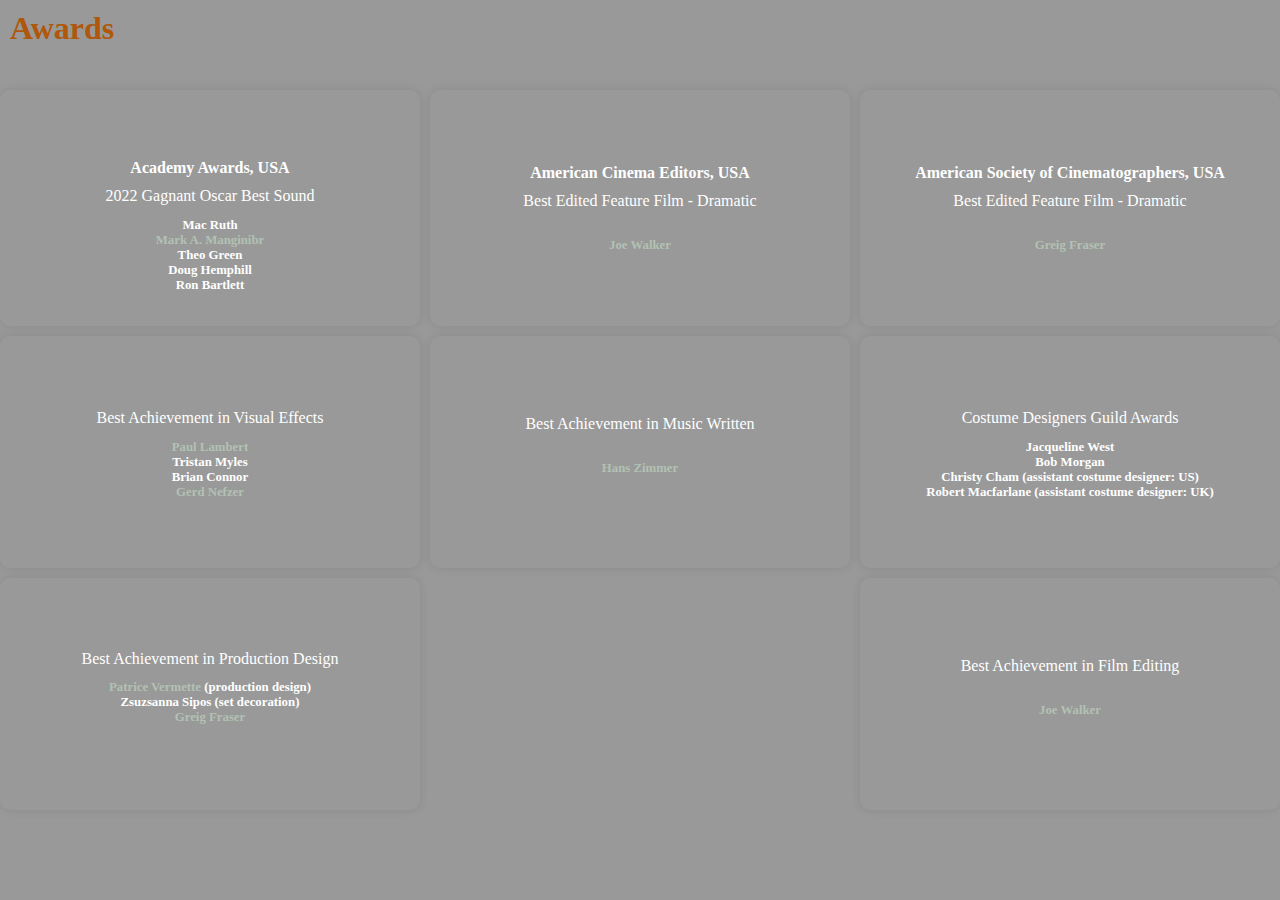
<file: awards1/index.html>
<!DOCTYPE html>
<html lang="fr">
<head>
    <meta charset="UTF-8">
    <meta name="viewport" content="width=device-width, initial-scale=1.0">
    <title>Awards of season one</title>
    <link rel="stylesheet" href="styles.css"> <!-- Lien vers le fichier CSS -->
</head>
<body>
    <div class="fullpage-image">
        <div class="animated-word">Awards</div>
        <div class="grid-container">
            <div class="grid-item"><br><br>
                <h2>Academy Awards, USA</h2>
                2022 Gagnant Oscar Best Sound
                <p> 
                <span class="highlight">
                    Mac Ruth  <br>
                     <a href="https://fr.wikipedia.org/wiki/British_Academy_Film_Award_du_meilleur_son">Mark A. Manginibr </a> <br>
                     Theo Green  <br>
                     Doug Hemphill  <br>
                     Ron Bartlett  </span></p>
            </div>
            <div class="grid-item">
                <h2>American Cinema Editors, USA</h2>
                Best Edited Feature Film - Dramatic 
                <p><span class="highlight"><br>
                    <a href="https://en.wikipedia.org/wiki/Joe_Walker_(film_editor)">Joe Walker </a></span></p>
            </div>
            <div class="grid-item">
                <h2>American Society of Cinematographers, USA</h2>
                Best Edited Feature Film - Dramatic
                <p><span class="highlight"><br><a href="https://en.wikipedia.org/wiki/Greig_Fraser">Greig Fraser </a></span></p>
            </div>
            <div class="grid-item"><br>
                Best Achievement in Visual Effects
                <p><span class="highlight"><a href="https://en.wikipedia.org/wiki/Paul_Lambert_(visual_effects)">Paul Lambert </a> <br>
                    Tristan Myles <br>
                    Brian Connor <br>
                    <a href="https://en.wikipedia.org/wiki/Gerd_Nefzer">Gerd Nefzer </a></span></p>
            </div>
            <div class="grid-item">
                Best Achievement in Music Written 
                <p><span class="highlight"><br><a href="https://en.wikipedia.org/wiki/Hans_Zimmer">Hans Zimmer </a></span></p>
            </div>
            <div class="grid-item"><br>
                Costume Designers Guild Awards
                <p><span class="highlight">Jacqueline West <br>
                    Bob Morgan <br>
                    Christy Cham (assistant costume designer: US) <br>
                    Robert Macfarlane (assistant costume designer: UK) <br>
                    </span></p>
            </div>
            <div class="grid-item">
                Best Achievement in Production Design
                <p><span class="highlight"><a href="https://en.wikipedia.org/wiki/Patrice_Vermette">Patrice Vermette</a> (production design) <br>
                    Zsuzsanna Sipos (set decoration)<br>
                    <a href="https://en.wikipedia.org/wiki/Greig_Fraser">Greig Fraser </a></span></p>
            </div>
            <div class="grid-itemt">
                <h2></h2>
                <p></p>
            </div>
            <div class="grid-item">
                Best Achievement in Film Editing
                <p><span class="highlight"><br><a href="https://en.wikipedia.org/wiki/Joe_Walker_(film_editor)">Joe Walker </a></span></p>
            </div>
        </div>
    </div>
</body>
</html>
</file>
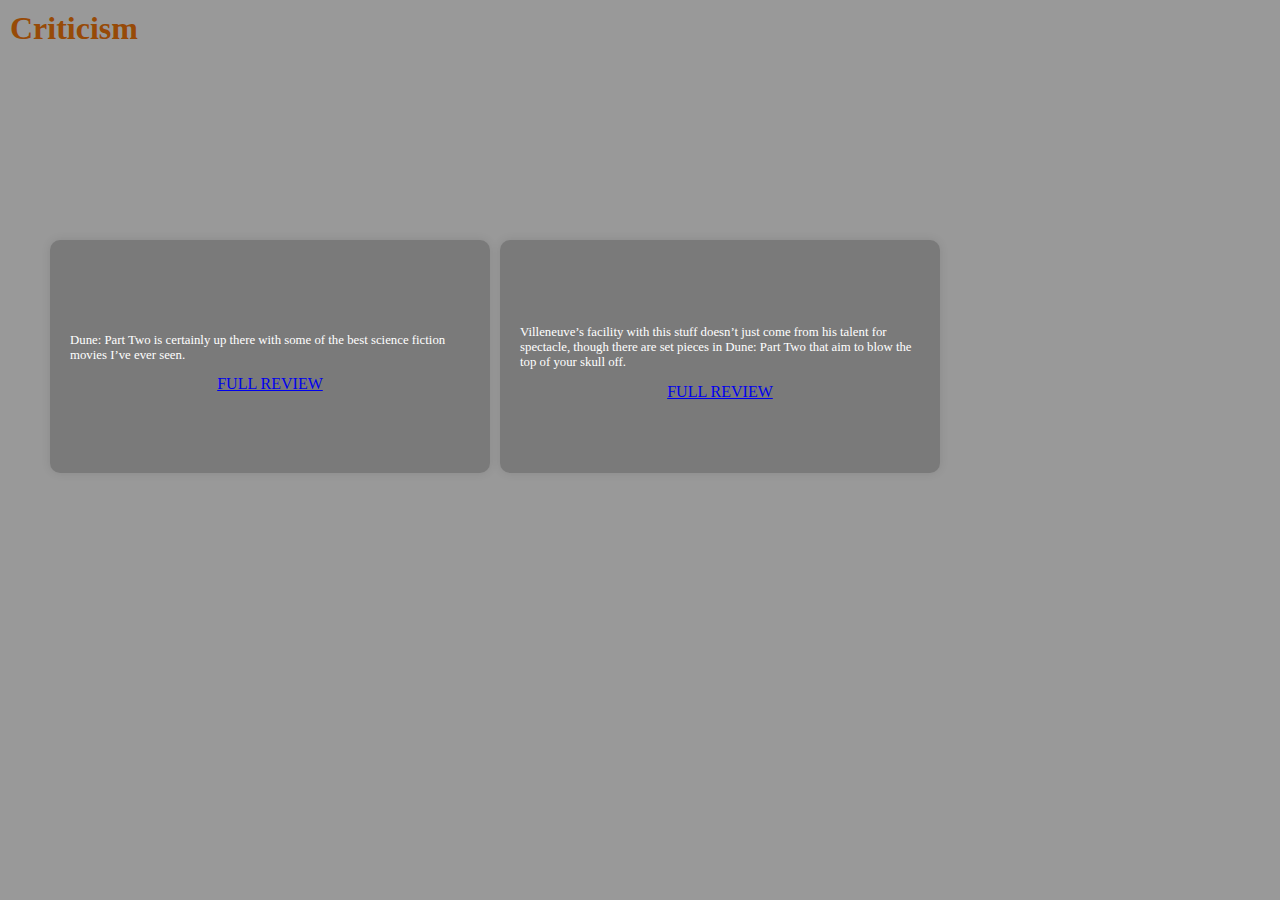
<file: awards2/index.html>
<!DOCTYPE html>
<html lang="fr">
<head>
    <meta charset="UTF-8">
    <meta name="viewport" content="width=device-width, initial-scale=1.0">
    <title>Awards of season two</title>
    <link rel="stylesheet" href="styles.css"> <!-- Lien vers le fichier CSS -->
</head>
<body>
    <div class="fullpage-image">
        <div class="animated-word">Criticism</div>
        <div class="grid-container">
            <div class="grid-item">
                <div class="content">
                    <p>Dune: Part Two is certainly up there with some of the best science fiction movies I’ve ever seen.</p>
                </div>
                <div class="flip-text">
                    <a href="https://uproxx.com/movies/dune-part-two-review/" class="link-button">FULL REVIEW</a>
                </div>
            </div>
            <div class="grid-item">
                <div class="content">
                    <p>Villeneuve’s facility with this stuff doesn’t just come from his talent for spectacle, though there are set pieces in Dune: Part Two that aim to blow the top of your skull off.</p>
                    
                </div>
                <div class="flip-text">
                    <a href="https://www.vulture.com/article/dune-part-two-review-this-is-zendayas-movie.html" class="link-button">FULL REVIEW</a>
                </div>
            </div>
        </div>
    </div>
</body>
</html>
</file>
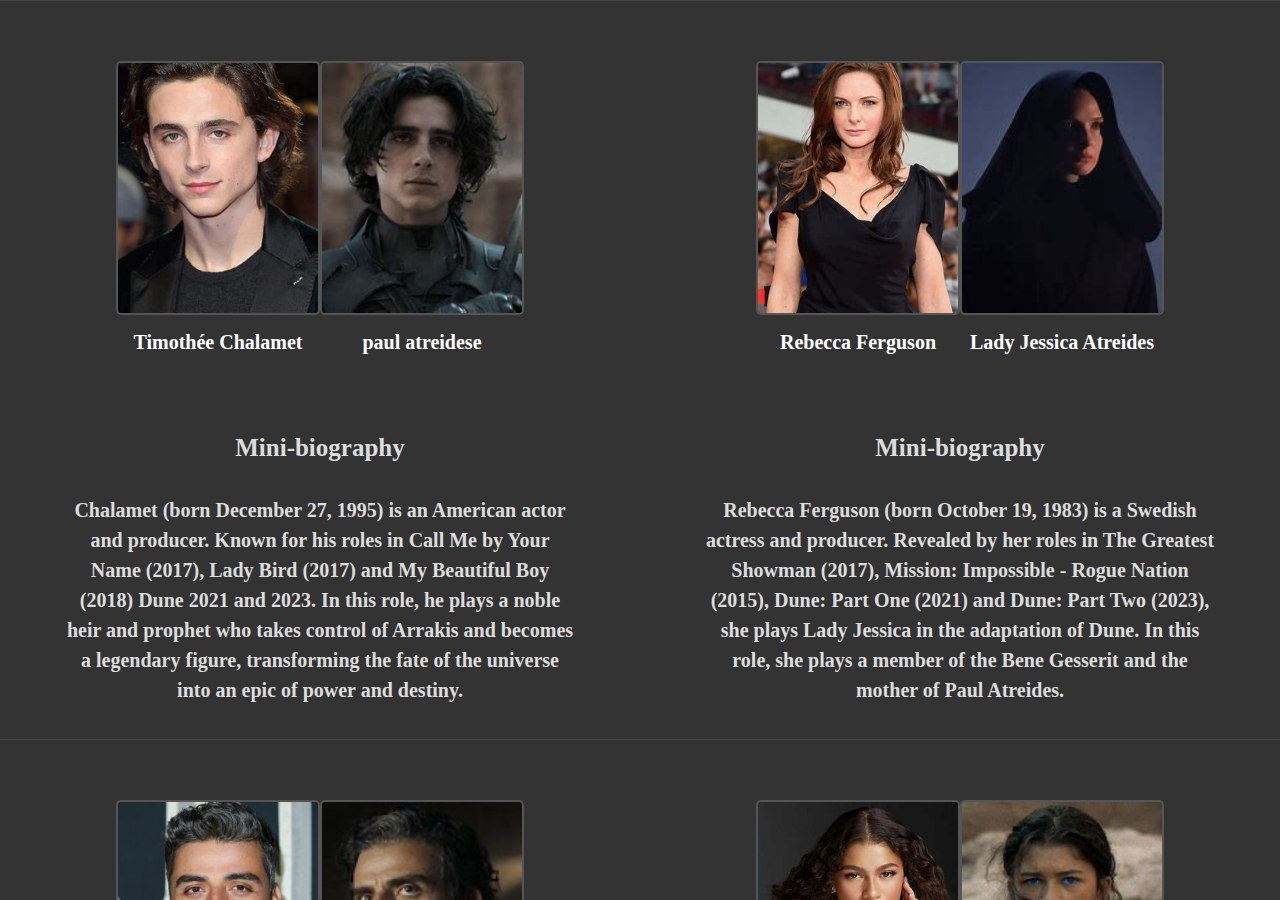
<file: casts1/index.html>
<!DOCTYPE html>
<html lang="fr">
<head>
    <meta charset="UTF-8">
    <meta name="viewport" content="width=device-width, initial-scale=1.0">
    <title>Casts of the first season</title>
    <link rel="stylesheet" href="styles.css">
</head>
<body>
    <div class="container">
        <div class="section section1">
            <div class="ajuster">
                <div class="photo-container">
                    <div class="title">Casts</div>
                    <div class="photo-block">
                        <img src="Timothée Chalamet.jpg" alt="Acteur en réalité">
                        <h2>Timothée Chalamet</h2>
                    </div>
                    <div class="photo-block">
                        <img src="paul atreidese.jpg" alt="Personnage dans le film">
                        <h2>paul atreidese</h2>
                    </div>
                </div>
                <div class="biographie">
                    <p><h4>Mini-biography</h4>
                        <h5> Chalamet (born December 27, 1995) is an American actor and producer. Known for his roles in Call Me by Your Name (2017), Lady Bird (2017) and My Beautiful Boy (2018) Dune 2021 and 2023. In this role, he plays a noble heir and prophet who takes control of Arrakis and becomes a legendary figure, transforming the fate of the universe into an epic of power and destiny.</h5></p>
                </div>
            </div>
        </div>
        <div class="section section2">
            <div class="photo-container">
                <div class="photo-block">
                    <img src="Rebecca Ferguson.jpg" alt="Acteur en réalité">
                    <h2>Rebecca Ferguson</h2>
                </div>
                <div class="photo-block">
                    <img src="Lady Jessica Atreides.jpg" alt="Personnage dans le film">
                    <h2>Lady Jessica Atreides</h2>
                </div>
            </div>
            <div class="biographie">
                <p><h4>Mini-biography</h4>
                    <h5> Rebecca Ferguson (born October 19, 1983) is a Swedish actress and producer. Revealed by her roles in The Greatest Showman (2017), Mission: Impossible - Rogue Nation (2015), Dune: Part One (2021) and Dune: Part Two (2023), she plays Lady Jessica in the adaptation of Dune. In this role, she plays a member of the Bene Gesserit and the mother of Paul Atreides.</h5></p>
            </div>
        </div>
        <div class="section section1">
            <div class="ajuster">
                <div class="photo-container">
                    <div class="photo-block">
                        <img src="Oscar Isaac.jpg" alt="Acteur en réalité">
                        <h2>Oscar Isaac</h2>
                    </div>
                    <div class="photo-block">
                        <img src="Duke Leto Atreides.jpg" alt="Personnage dans le film">
                        <h2>Duke Leto Atreides</h2>
                    </div>
                </div>
                <div class="biographie">
                    <p><h4>Mini-biography</h4>
                        <h5> Oscar Isaac born March 9, 1979 in Guatemala City is a Guatemalan actor and producer. Known for his roles in Ex Machina (2014), A Most Violent Year (2014), Star Wars (trilogy 2015-2019) and Moon Knight (2022), he plays Duke Leto Atreides in Dune (2021). In this role, he plays the father of Paul Atreides, a noble and righteous ruler.</h5></p>
                </div>
            </div>
        </div>
        <div class="section section2">
            <div class="photo-container">
                <div class="photo-block">
                    <img src="Zendaya.jpg" alt="Acteur en réalité">
                    <h2>Zendaya</h2>
                </div>
                <div class="photo-block">
                    <img src="Chani.jpg" alt="Personnage dans le film">
                    <h2>Chani</h2>
                </div>
            </div>
            <div class="biographie">
                <p><h4>Mini-biography</h4>
                    <h5> Zendaya, born September 1, 1996 in California, is an actress and producer. She is known for her roles in Spider-Man: Homecoming (2017), The Greatest Showman (2017), and Malcolm & Marie (2021). In the adaptation of Dune (2021 and 2023), she plays Chani, a Fremen who becomes the ally and love of Paul Atreides</h5></p>
            </div>
        </div>
        <div class="section section1">
            <div class="ajuster">
                <div class="photo-container">
                    <div class="photo-block">
                        <img src="Jason Momoa.jpg" alt="Acteur en réalité">
                        <h2>Jason Momoa</h2>
                    </div>
                    <div class="photo-block">
                        <img src="Duncan Idaho.jpg" alt="Personnage dans le film">
                        <h2>Duncan Idaho</h2>
                    </div>
                </div>
                <div class="biographie">
                    <p><h4>Mini-biography</h4>
                        <h5> Jason Momoa (born August 1, 1979) is a senior actor and producer. He is known for his roles in Aquaman (2018), Aquaman and the Lost Kingdom (2023), Game of Thrones (2011-2012) and The Bad Batch (2016). In Dune (2021 and 2023), he plays Duncan Idaho, a loyal warrior and close friend of Paul Atreides.</h5></p>
                </div>
            </div>
        </div>
        <div class="section section2">
            <div class="photo-container">
                <div class="photo-block">
                    <img src="Stellan Skarsgård.jpg" alt="Acteur en réalité">
                    <h2>Stellan Skarsgård</h2>
                </div>
                <div class="photo-block">
                    <img src="Baron Harkonnen.jpg" alt="Personnage dans le film">
                    <h2>Baron Harkonnen</h2>
                </div>
            </div>
            <div class="biographie">
                <p><h4>Mini-biography</h4>
                    <h5> Stellan Skarsgård was born in Gothenburg, Västra Götaland County, Sweden. An actor and producer, he is known for his roles in Will Hunting (1997), Nymphomaniac: Volume 1 (2013) and Amistad (1997), Dune (2021 and 2023), he plays Baron Vladimir Harkonnen, the main antagonist, a cruel lord</h5></p>
            </div>
        </div>
        <div class="section section1">
            <div class="ajuster">
                <div class="photo-container">
                    <div class="photo-block">
                        <img src="Josh Brolin.jpg" alt="Acteur en réalité">
                        <h2>Josh Brolin</h2>
                    </div>
                    <div class="photo-block">
                        <img src="Gurney Halleck.jpg" alt="Personnage dans le film">
                        <h2>Gurney Halleck</h2>
                    </div>
                </div>
                <div class="biographie">
                    <p><h4>Mini-biography</h4>
                        <h5> Josh Brolin was born on February 12, 1968, in California, United States. An actor and producer, he is known for his roles in Avengers: Infinity War (2018) and Avengers: Endgame (2019).  In Dune (2021 and 2023), he plays the fencing master and mentor of Paul Atreides.</h5></p>
                </div>
            </div>
        </div>
        <div class="section section2">
            <div class="photo-container">
                <div class="photo-block">
                    <img src="Javier Bardem.jpg" alt="Acteur en réalité">
                    <h2>
                        Javier Bardem
                        </h2>
                </div>
                <div class="photo-block">
                    <img src="Stilgar.jpg" alt="Personnage dans le film">
                    <h2>Stilgar</h2>
                </div>
            </div>
            <div class="biographie">
                <p><h4>Mini-biography</h4>
                    <h5> Javier Bardem was born on March 1, 1969 in Spain. An actor and producer, he is known for his roles in Skyfall (2012), No Country for Old Men (2007) and Mar adentro (2004). In Dune (2021 and 2023), he plays Stilgar, the charismatic leader of the Fremen.</h5></p>
            </div>
        </div>
    </div>

</body>
</html>
</file>
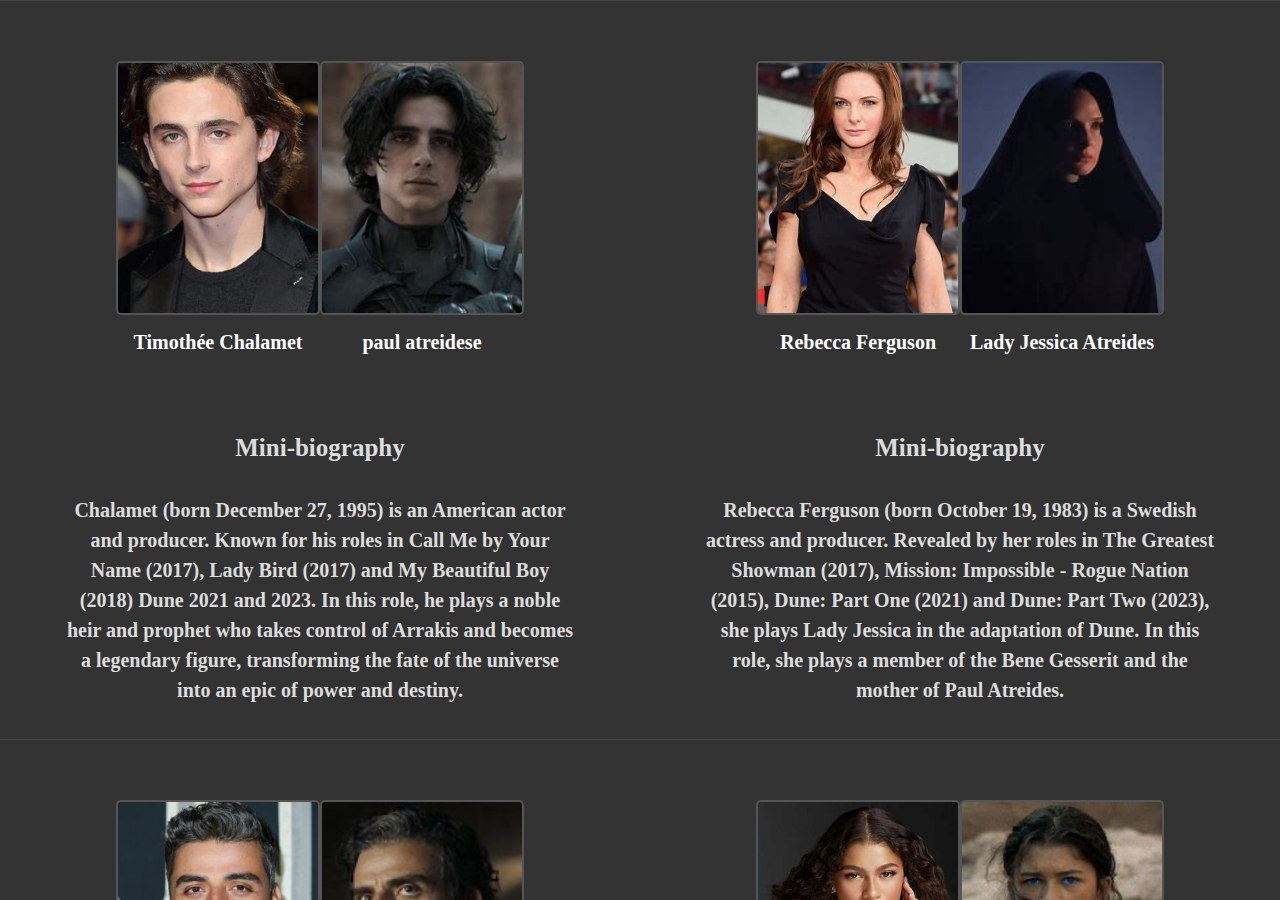
<file: casts2/index.html>
<!DOCTYPE html>
<html lang="fr">
<head>
    <meta charset="UTF-8">
    <meta name="viewport" content="width=device-width, initial-scale=1.0">
    <title>Casts of the second season</title>
    <link rel="stylesheet" href="styles.css">
</head>
<body>
    <div class="container">
        <div class="section section1">
            <div class="ajuster">
                <div class="photo-container">
                    <div class="title">Casts</div>
                    <div class="photo-block">
                        <img src="Timothée Chalamet.jpg">
                        <h2>Timothée Chalamet</h2>
                    </div>
                    <div class="photo-block">
                        <img src="paul atreidese.jpg" alt="Personnage dans le film">
                        <h2>paul atreidese</h2>
                    </div>
                </div>
                <div class="biographie">
                    <p><h4>Mini-biography</h4>
                        <h5> Chalamet (born December 27, 1995) is an American actor and producer. Known for his roles in Call Me by Your Name (2017), Lady Bird (2017) and My Beautiful Boy (2018) Dune 2021 and 2023. In this role, he plays a noble heir and prophet who takes control of Arrakis and becomes a legendary figure, transforming the fate of the universe into an epic of power and destiny.</h5></p>
                </div>
            </div>
        </div>
        <div class="section section2">
            <div class="photo-container">
                <div class="photo-block">
                    <img src="Rebecca Ferguson.jpg">
                    <h2>Rebecca Ferguson</h2>
                </div>
                <div class="photo-block">
                    <img src="Lady Jessica Atreides.jpg">
                    <h2>Lady Jessica Atreides</h2>
                </div>
            </div>
            <div class="biographie">
                <p><h4>Mini-biography</h4>
                    <h5> Rebecca Ferguson (born October 19, 1983) is a Swedish actress and producer. Revealed by her roles in The Greatest Showman (2017), Mission: Impossible - Rogue Nation (2015), Dune: Part One (2021) and Dune: Part Two (2023), she plays Lady Jessica in the adaptation of Dune. In this role, she plays a member of the Bene Gesserit and the mother of Paul Atreides.</h5></p>
            </div>
        </div>
        <div class="section section1">
            <div class="ajuster">
                <div class="photo-container">
                    <div class="photo-block">
                        <img src="Oscar Isaac.jpg">
                        <h2>Oscar Isaac</h2>
                    </div>
                    <div class="photo-block">
                        <img src="Duke Leto Atreides.jpg">
                        <h2>Duke Leto Atreides</h2>
                    </div>
                </div>
                <div class="biographie">
                    <p><h4>Mini-biography</h4>
                        <h5> Oscar Isaac born March 9, 1979 in Guatemala City is a Guatemalan actor and producer. Known for his roles in Ex Machina (2014), A Most Violent Year (2014), Star Wars (trilogy 2015-2019) and Moon Knight (2022), he plays Duke Leto Atreides in Dune (2021). In this role, he plays the father of Paul Atreides, a noble and righteous ruler.</h5></p>
                </div>
            </div>
        </div>
        <div class="section section2">
            <div class="photo-container">
                <div class="photo-block">
                    <img src="Zendaya.jpg">
                    <h2>Zendaya</h2>
                </div>
                <div class="photo-block">
                    <img src="Chani.jpg">
                    <h2>Chani</h2>
                </div>
            </div>
            <div class="biographie">
                <p><h4>Mini-biography</h4>
                    <h5> Zendaya, born September 1, 1996 in California, is an actress and producer. She is known for her roles in Spider-Man: Homecoming (2017), The Greatest Showman (2017), and Malcolm & Marie (2021). In the adaptation of Dune (2021 and 2023), she plays Chani, a Fremen who becomes the ally and love of Paul Atreides</h5></p>
            </div>
        </div>
        <div class="section section1">
            <div class="ajuster">
                <div class="photo-container">
                    <div class="photo-block">
                        <img src="Jason Momoa.jpg">
                        <h2>Jason Momoa</h2>
                    </div>
                    <div class="photo-block">
                        <img src="Duncan Idaho.jpg">
                        <h2>Duncan Idaho</h2>
                    </div>
                </div>
                <div class="biographie">
                    <p><h4>Mini-biography</h4>
                        <h5> Jason Momoa (born August 1, 1979) is a senior actor and producer. He is known for his roles in Aquaman (2018), Aquaman and the Lost Kingdom (2023), Game of Thrones (2011-2012) and The Bad Batch (2016). In Dune (2021 and 2023), he plays Duncan Idaho, a loyal warrior and close friend of Paul Atreides.</h5></p>
                </div>
            </div>
        </div>
        <div class="section section2">
            <div class="photo-container">
                <div class="photo-block">
                    <img src="Stellan Skarsgård.jpg">
                    <h2>Stellan Skarsgård</h2>
                </div>
                <div class="photo-block">
                    <img src="Baron Harkonnen.jpg">
                    <h2>Baron Harkonnen</h2>
                </div>
            </div>
            <div class="biographie">
                <p><h4>Mini-biography</h4>
                    <h5> Stellan Skarsgård was born in Gothenburg, Västra Götaland County, Sweden. An actor and producer, he is known for his roles in Will Hunting (1997), Nymphomaniac: Volume 1 (2013) and Amistad (1997), Dune (2021 and 2023), he plays Baron Vladimir Harkonnen, the main antagonist, a cruel lord</h5></p>
            </div>
        </div>
        <div class="section section1">
            <div class="ajuster">
                <div class="photo-container">
                    <div class="photo-block">
                        <img src="Josh Brolin.jpg">
                        <h2>Josh Brolin</h2>
                    </div>
                    <div class="photo-block">
                        <img src="Gurney Halleck.jpg">
                        <h2>Gurney Halleck</h2>
                    </div>
                </div>
                <div class="biographie">
                    <p><h4>Mini-biography</h4>
                        <h5> Josh Brolin was born on February 12, 1968, in California, United States. An actor and producer, he is known for his roles in Avengers: Infinity War (2018) and Avengers: Endgame (2019).  In Dune (2021 and 2023), he plays the fencing master and mentor of Paul Atreides.</h5></p>
                </div>
            </div>
        </div>
        <div class="section section2">
            <div class="photo-container">
                <div class="photo-block">
                    <img src="Javier Bardem.jpg">
                    <h2>
                        Javier Bardem
                        </h2>
                </div>
                <div class="photo-block">
                    <img src="Stilgar.jpg">
                    <h2>Stilgar</h2>
                </div>
            </div>
            <div class="biographie">
                <p><h4>Mini-biography</h4>
                    <h5> Javier Bardem was born on March 1, 1969 in Spain. An actor and producer, he is known for his roles in Skyfall (2012), No Country for Old Men (2007) and Mar adentro (2004). In Dune (2021 and 2023), he plays Stilgar, the charismatic leader of the Fremen.</h5></p>
            </div>
        </div>
        <div class="section section1">
            <div class="ajuster">
                <div class="photo-container">
                    <div class="animated-word">News</div>
                    <div class="photo-block">
                        <img src="Austin Butler.jpg" alt="Acteur en réalité">
                        <h2>Austin Butler</h2>
                    </div>
                    <div class="photo-block">
                        <img src="Feyd_Rautha.jpg">
                        <h2>Feyd-Rautha</h2>
                    </div>
                </div>
                <div class="biographie">
                    <p><h4>Mini-biography</h4>
                        <h5> Austin Butler (born August 17, 1991) is a California actor and producer. Known for his roles in Elvis (2022), Once Upon a Time in... Hollywood (2019) and The Dead Don't Die (2019), he played Feyd-Rautha Harkonnen in Dune: Part Two (2023). In this role, he played the nephew of Baron Harkonnen, a formidable opponent of Paul Atreides.</h5></p>
                </div>
            </div>
        </div>
        <div class="section section2">
            <div class="photo-container">
                <div class="photo-block">
                    <img src="Florence Pugh.jpg">
                    <h2>Florence Pugh</h2>
                </div>
                <div class="photo-block">
                    <img src="Princess Irulan.jpg" alt="Personnage dans le film">
                    <h2>Princess Irulan</h2>
                </div>
            </div>
            <div class="biographie">
                <p><h4>Mini-biography</h4>
                    <h5> Florence Pugh (born January 3, 1996 in Oxfordshire, England) is an English actress and producer. Known for her roles in The Falling (2014), Marcella (2016) and The Young Lady (2016), she plays Princess Irulan Corrino in Dune: Part Two (2023). She plays the daughter of Emperor Shaddam IV, whose fate is linked to the power intrigues around Paul Atreides and Arrakis.

                    </h5></p>
            </div>
        </div>
    </div>

</body>
</html>
</file>
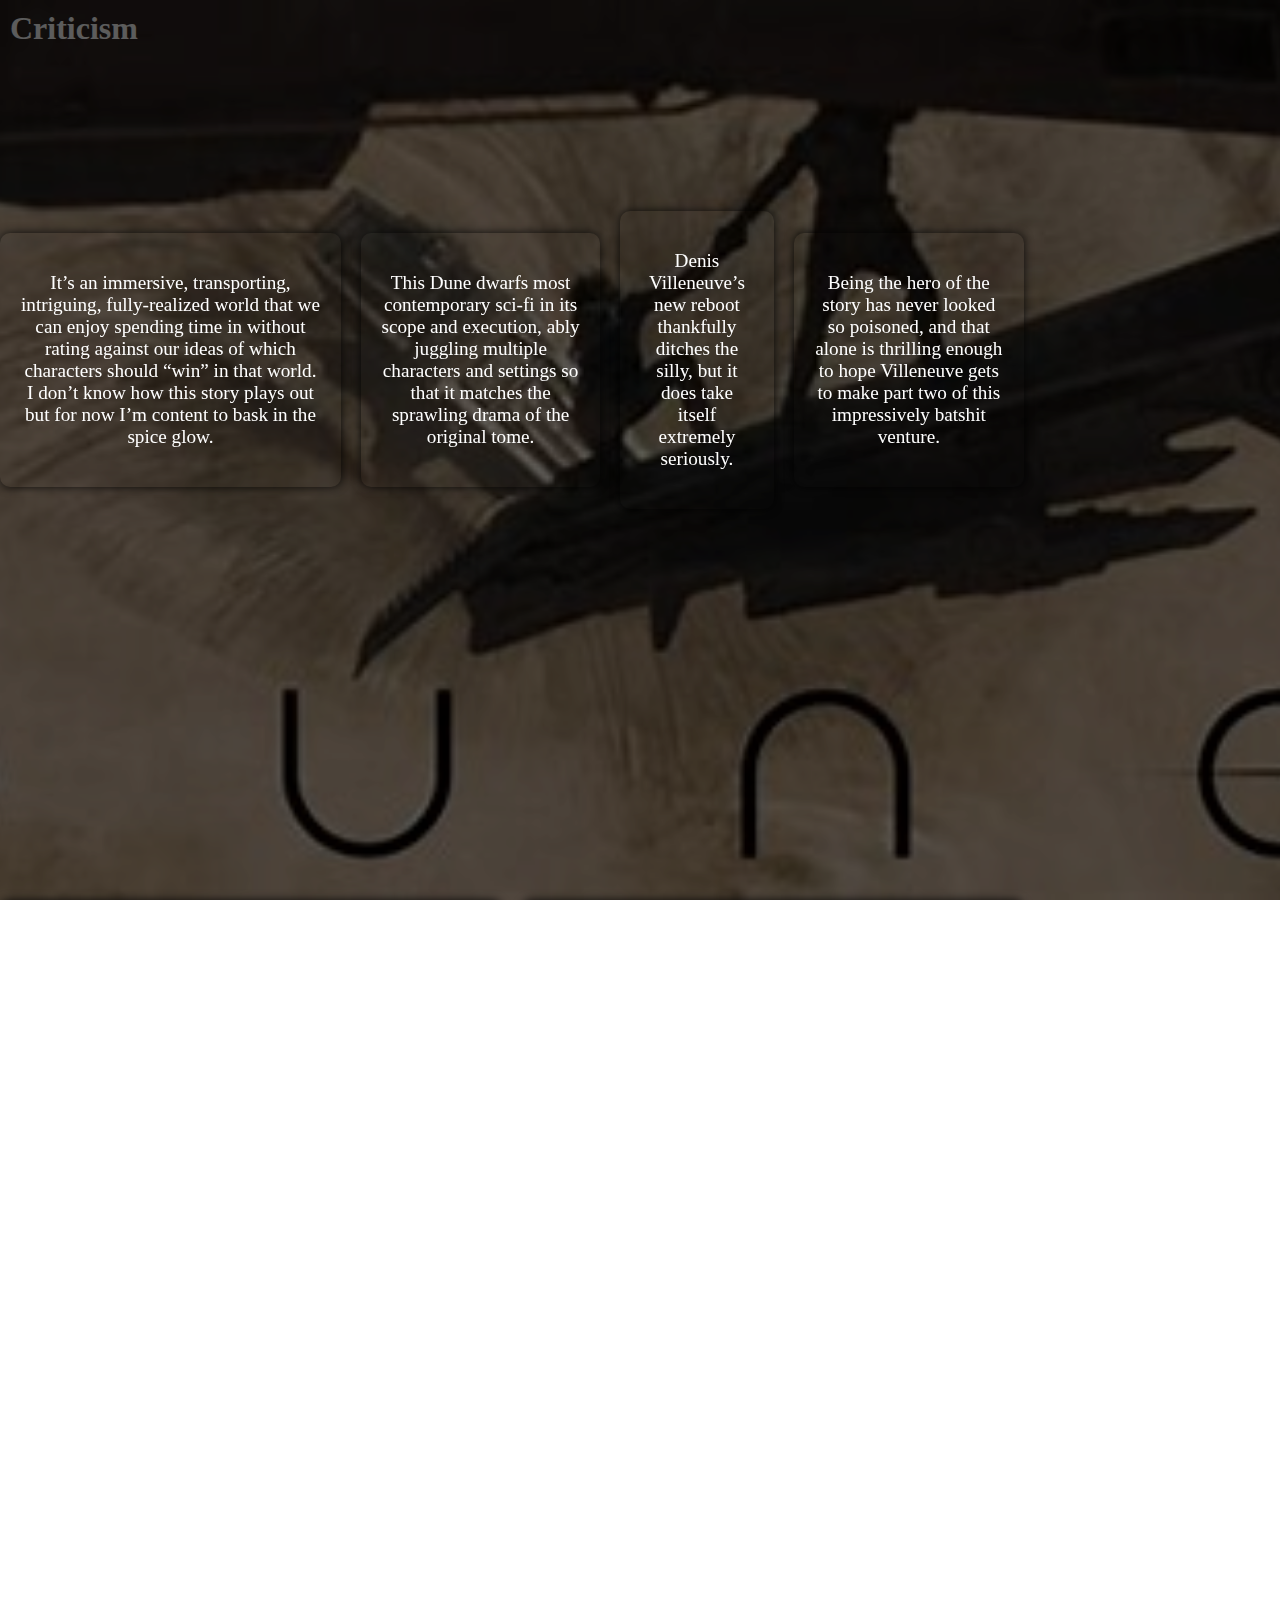
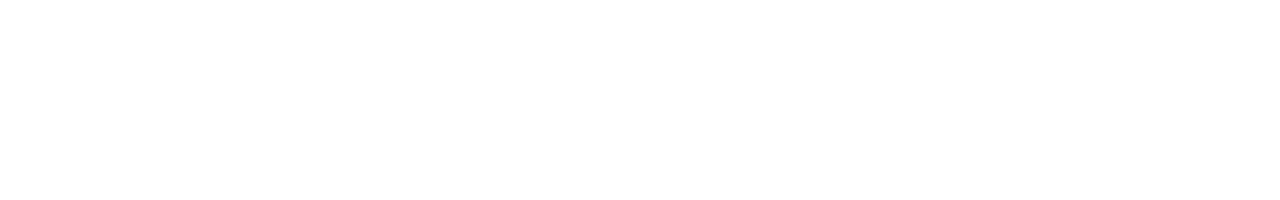
<file: critics1/index.html>
<!DOCTYPE html>
<html lang="fr">
<head>
    <meta charset="UTF-8">
    <meta name="viewport" content="width=device-width, initial-scale=1.0">
    <title>Criticism</title>
    <link rel="stylesheet" href="styles.css"> <!-- Lien vers le fichier CSS -->
</head>
<body>

    <div class="fullpage-image">
        <div class="animated-word">Criticism</div>
        <div class="grid-container">
            <div class="grid-item">
                <div class="content">
                    <p>It’s an immersive, transporting, intriguing, fully-realized world that we can enjoy spending time in without rating against our ideas of which characters should “win” in that world. I don’t know how this story plays out but for now I’m content to bask in the spice glow.</p>
                </div>
                <div class="flip-text">
                    <a href="https://uproxx.com/movies/dune-review-timothe-chalame-et-jason-momoa-oscar-issac-rebecca-ferguson-denis-villeneuve/" class="link-button">FULL REVIEW</a>
                </div>
            </div>
            <div class="grid-item">
                <div class="content">
                    <p>This Dune dwarfs most contemporary sci-fi in its scope and execution, ably juggling multiple characters and settings so that it matches the sprawling drama of the original tome.</p>
                    
                </div>
                <div class="flip-text">
                    <a href="https://www.screendaily.com/reviews/dune-venice-review/5162818.article" class="link-button">FULL REVIEW</a>
                </div>
            </div>
            <div class="grid-item">
                <div class="content">
                    <p>Denis Villeneuve’s new reboot thankfully ditches the silly, but it does take itself extremely seriously.</p>
                    
                </div>
                <div class="flip-text">
                    <a href="https://www.nme.com/reviews/film-reviews/dune-review-timothee-chalamet-zendaya-3036048" class="link-button">FULL REVIEW</a>
                </div>
            </div>
            <div class="grid-item">
                <div class="content">
                    <p>Being the hero of the story has never looked so poisoned, and that alone is thrilling enough to hope Villeneuve gets to make part two of this impressively batshit venture.</p>
    
                </div>
                <div class="flip-text">
                    <a href="https://www.vulture.com/article/dune-movie-review-denis-villeneuves-turn.html" class="link-button">FULL REVIEW</a>
                </div>
            </div>
        </div>
    </div>
    <!-- Deuxième page avec 2 sections en haut et 1 section en bas -->
    <div class="fullpage-image">
        <div class="grid-container1">
            <!-- Section en haut à gauche -->
            <div class="grid-item1">
                <div class="content">
                    <p>Has Denis Villeneuve succeeded where others – most notably Alejandro Jodorowsky – have floundered? Given the extensive runtime, it’s impossible not to think of Chinese premier Zhou Enlai’s alleged assessment of the French revolution: “Too early to say.”</p>
                   
                </div>
                <div class="flip-text">
                    <a href="https://www.irishtimes.com/culture/film/dune-a-pretty-but-ponderous-start-to-a-lengthy-epic-1.4704704" class="link-button">FULL REVIEW</a>
                </div>
            </div>

            <!-- Section en haut à droite -->
            <div class="grid-item1">
                <div class="content">
                    <p>Dune ends up feeling like an extended prologue for what one can only hope will be a sequel that will clarify its parables and paradoxes.</p>
                    
                </div>
                <div class="flip-text">
                    <a href="https://www.slantmagazine.com/film/dune-review-denis-villeneuve-timothee-chalamet/" class="link-button">FULL REVIEW</a>
                </div>
            </div>

            <!-- Section en bas avec une image -->
            <div class="grid-item full-image-section">
                <img src="critics.png" alt="Image de section">
            </div>
        </div>
    </div>
</body>
</html>
</file>
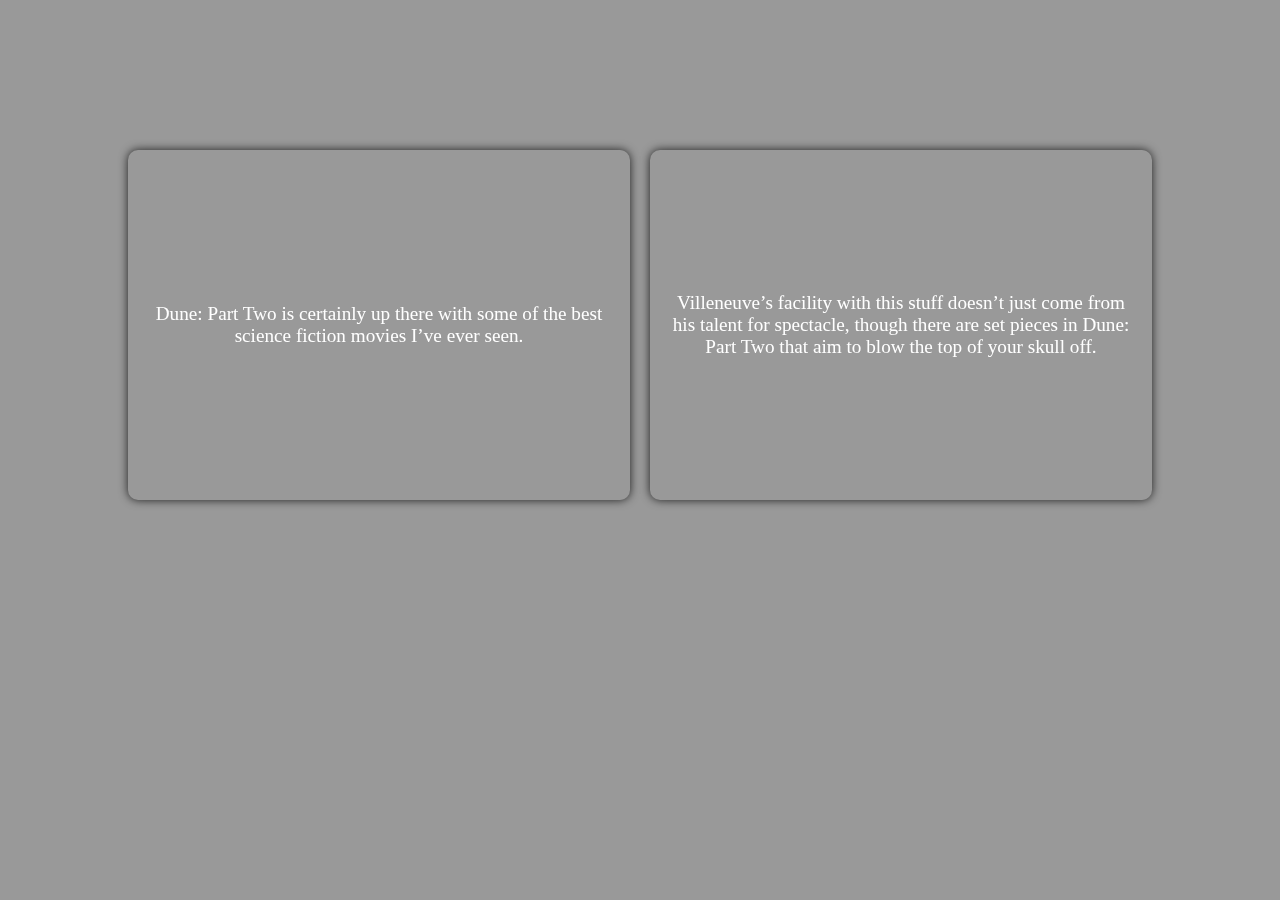
<file: critics2/index.html>
<!DOCTYPE html>
<html lang="fr">
<head>
    <meta charset="UTF-8">
    <meta name="viewport" content="width=device-width, initial-scale=1.0">
    <title>Criticism of season two</title>
    <link rel="stylesheet" href="styles.css"> <!-- Lien vers le fichier CSS -->
</head>
<body>
    <div class="fullpage-image">
        <div class="animated-word">Criticism</div>
        <div class="grid-container">
            <div class="grid-item">
                <div class="content">
                    <p>Dune: Part Two is certainly up there with some of the best science fiction movies I’ve ever seen.</p>
                </div>
                <div class="flip-text">
                    <a href="https://uproxx.com/movies/dune-part-two-review/" class="link-button">FULL REVIEW</a>
                </div>
            </div>
            <div class="grid-item">
                <div class="content">
                    <p>Villeneuve’s facility with this stuff doesn’t just come from his talent for spectacle, though there are set pieces in Dune: Part Two that aim to blow the top of your skull off.</p>
                    
                </div>
                <div class="flip-text">
                    <a href="https://www.vulture.com/article/dune-part-two-review-this-is-zendayas-movie.html" class="link-button">FULL REVIEW</a>
                </div>
            </div>
        </div>
    </div>
</body>
</html>
</file>
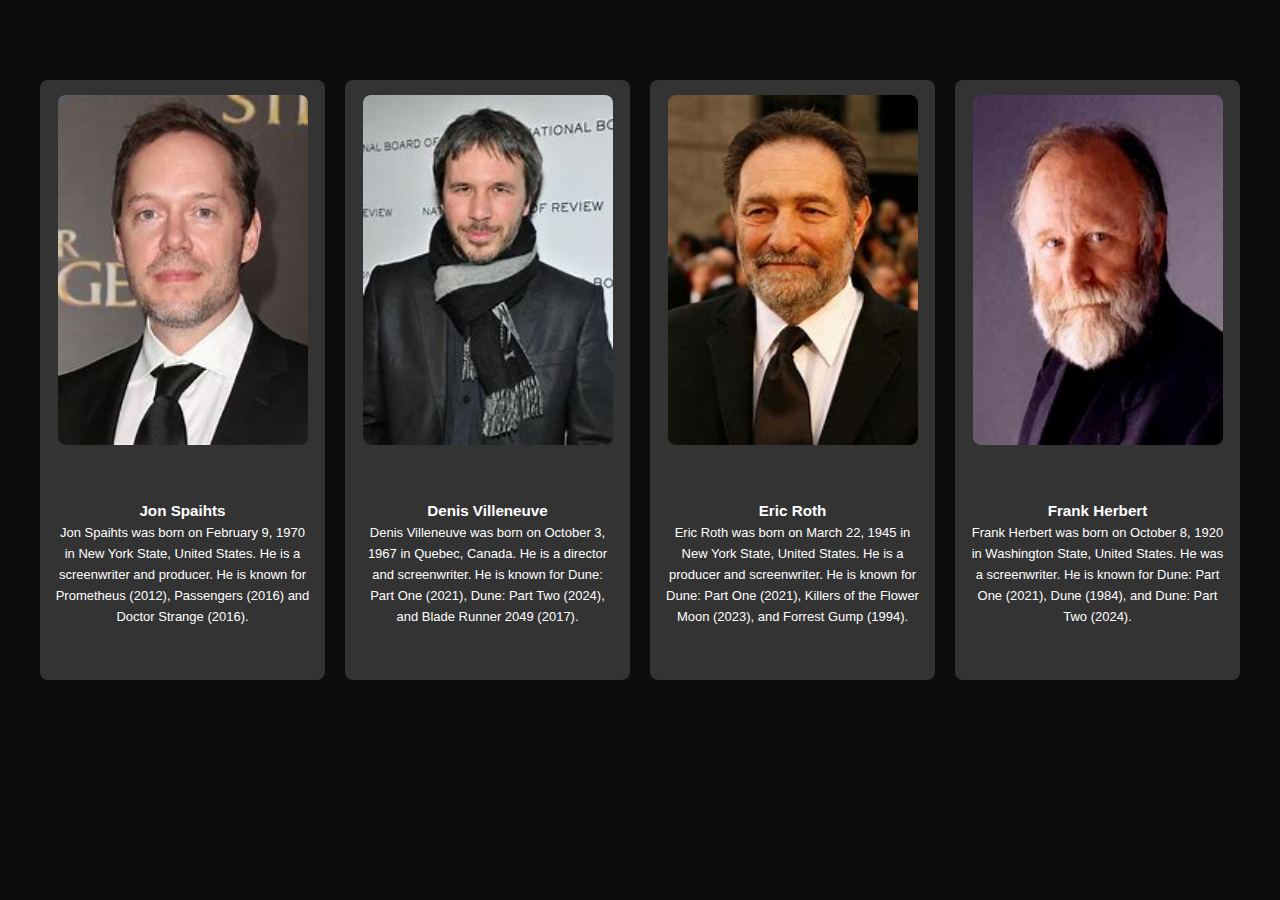
<file: writers/index.html>
<!DOCTYPE html>
<html lang="fr">
<head>
    <meta charset="UTF-8">
    <meta name="viewport" content="width=device-width, initial-scale=1.0">
    <title>Writers</title>
    <link rel="stylesheet" href="styles.css">
</head>
<body>
    <div class="title">Writing and Directing Credits</div>
    <div class="container">
        <div class="column">
            <img src="Jon Spaihts.jpg" alt="Image 1">
            <div class="description"><h3>Jon Spaihts</h3>
                Jon Spaihts was born on February 9, 1970 in New York State, United States. He is a screenwriter and producer. He is known for Prometheus (2012), Passengers (2016) and Doctor Strange (2016).</div>
        </div>
        <div class="column">
            <img src="Denis Villeneuve.jpg" alt="Image 2">
            <div class="description"><h3>Denis Villeneuve</h3>Denis Villeneuve was born on October 3, 1967 in Quebec, Canada. He is a director and screenwriter. He is known for Dune: Part One (2021), Dune: Part Two (2024), and Blade Runner 2049 (2017).</div>
        </div>
        <div class="column">
            <img src="Eric Roth.jpg">
            <div class="description"><h3>Eric Roth</h3>
                Eric Roth was born on March 22, 1945 in New York State, United States. He is a producer and screenwriter. He is known for Dune: Part One (2021), Killers of the Flower Moon (2023), and Forrest Gump (1994).</div>
        </div>
        <div class="column">
            <img src="Frank Herbert.jpg" alt="Image 4">
            <div class="description"><h3>Frank Herbert</h3>Frank Herbert was born on October 8, 1920 in Washington State, United States. He was a screenwriter. He is known for Dune: Part One (2021), Dune (1984), and Dune: Part Two (2024).</div>
        </div>
    </div>
    <script src="script.js"></script>
</body>
</html>
</file>
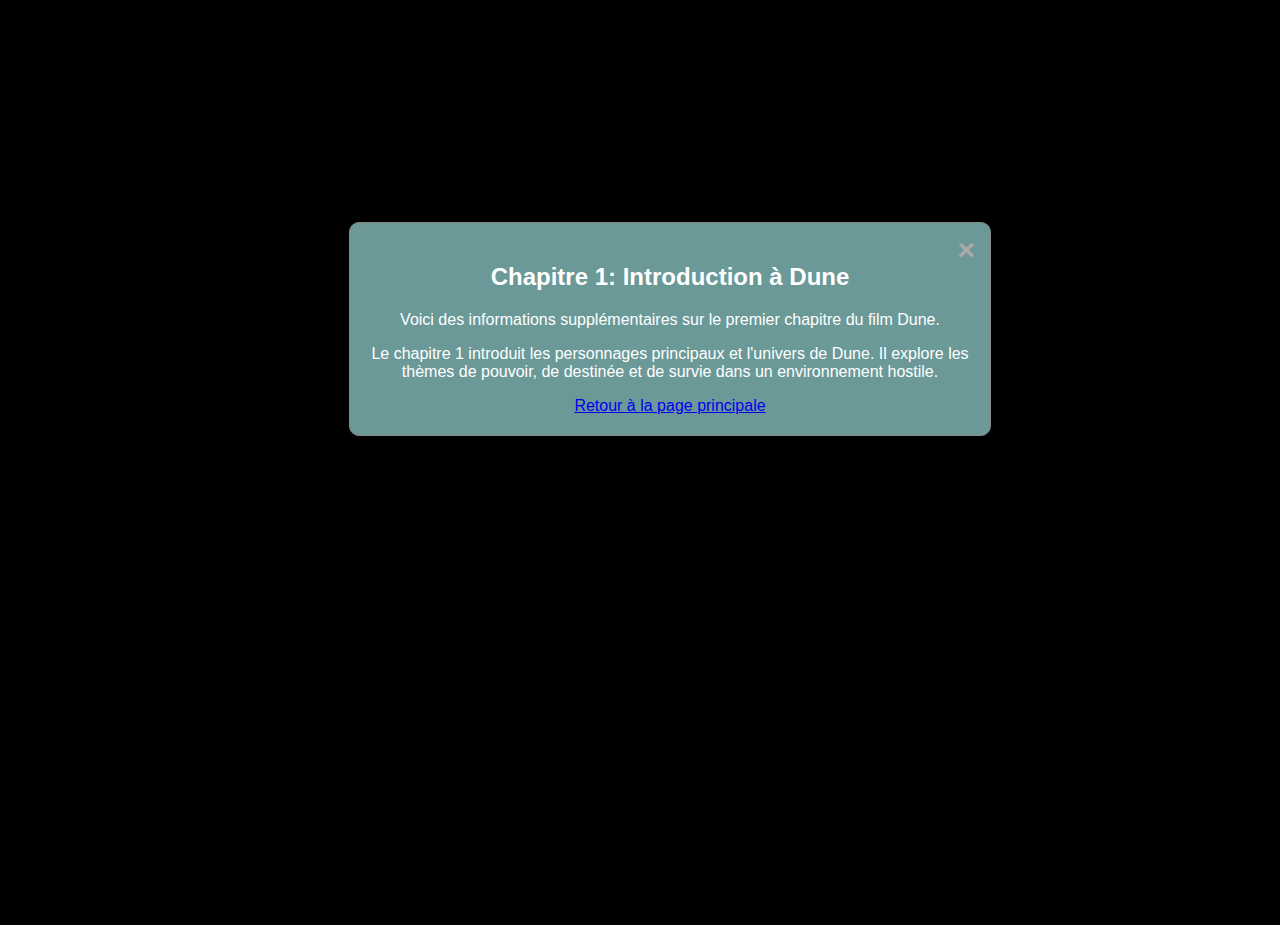
<file: test/Détails du chapitre 1 du film Dune.html>
<!DOCTYPE html>
<html lang="fr">
<head>
    <meta charset="UTF-8">
    <meta name="viewport" content="width=device-width, initial-scale=1.0">
    <meta name="description" content="Page avec effet parallax et vidéo de présentation du film.">
    <meta name="keywords" content="parallax, vidéo, film, esthétique, thème, effet, image">
    <title>Page avec Effet Parallax et Vidéo</title>
    <link rel="stylesheet" href="styles.css">
    <style>
        /* Style de base */
        .hidden {
            display: none;
        }

        /* Conteneur principal de la page */
        .content-section {
            padding: 20px;
            margin-bottom: 20px;
        }

        /* Style pour la "petite page" (modale) */
        .modal {
            display: none;  /* Cacher par défaut */
            position: fixed;
            z-index: 999;
            left: 0;
            top: 0;
            width: 100%;
            height: 100%;
            background-color: rgba(0, 0, 0, 0.5);  /* Fond semi-transparent */
        }

        .modal-content {
            background-color: #6a9998;
            margin: 15% auto;
            padding: 20px;
            border-radius: 10px;
            width: 80%;
            max-width: 600px;
        }

        .close-btn {
            font-size: 30px;
            color: #aaa;
            font-weight: bold;
            position: absolute;
            top: 10px;
            right: 15px;
            cursor: pointer;
        }

        .close-btn:hover,
        .close-btn:focus {
            color: black;
        }
    </style>
</head>
<body>

    <!-- Première section avec l'affiche -->
    <div class="content-section">
        <h1>Bienvenue sur la page principale</h1>
        <p>Voici un aperçu du contenu du film Dune. Cliquez sur l'affiche pour découvrir plus.</p>
        <div class="chapter-image" onclick="openModal()">
            <img src="images.jpg" alt="Première affiche" />
            <div class="chapter-text">C'est le premier chapitre du film</div>
        </div>
    </div>

    <!-- Fenêtre modale avec informations supplémentaires -->
    <div id="chapter-modal" class="modal">
        <div class="modal-content">
            <span class="close-btn" onclick="closeModal()">&times;</span>
            <h2>Chapitre 1: Introduction à Dune</h2>
            <p>Voici des informations supplémentaires sur le premier chapitre du film Dune.</p>
            <p>Le chapitre 1 introduit les personnages principaux et l'univers de Dune. Il explore les thèmes de pouvoir, de destinée et de survie dans un environnement hostile.</p>
            <a href="index.html">Retour à la page principale</a>
        </div>
    </div>

    <script>
        /// Fonction pour ouvrir la fenêtre modale automatiquement au chargement de la page
window.onload = function() {
    document.getElementById("chapter-modal").style.display = "block";
};

// Fonction pour fermer la fenêtre modale
function closeModal() {
    document.getElementById("chapter-modal").style.display = "none";
}

    </script>

</body>
</html>
</file>
<file: awards1/styles.css>
/* Styles généraux */
body, html {
    margin: 0;
    padding: 0;
    height: 100%;
    width: 100%;
    overflow: hidden;
}

.fullpage-image {
    background-image: url('https://posterspy.com/wp-content/uploads/2020/04/dune-1-1200x1697.jpg');
    background-size: cover;
    background-position: center;
    background-attachment: fixed; /* L'image reste fixe lors du défilement */
    width: 100%;
    height: 100vh;
    display: flex;
    justify-content: center;
    align-items: center;
    position: relative;
    overflow: hidden;
}

/* Couche transparente noircie */
.fullpage-image::before {
    content: '';
    position: absolute;
    top: 0;
    left: 0;
    width: 100%;
    height: 100%;
    background-color: rgba(0, 0, 0, 0.4);  /* Noir avec transparence */
    z-index: 1;
}

.grid-container {
    display: grid;
    grid-template-columns: repeat(3, 1fr);
    grid-template-rows: repeat(3, 1fr);
    gap: 10px;
    width: 100%;
    height: 80vh;
    position: relative;
    z-index: 2;
}

.grid-item {
    background-color: rgba(0, 0, 0, 0); /* Arrière-plan semi-transparent */
    color: white;
    display: flex;
    justify-content: center;
    align-items: center;
    flex-direction: column;
    border-radius: 10px;
    transition: all 0.3s ease; /* Transition fluide */
    cursor: pointer;
    padding: 20px;
    box-shadow: 0 0 10px rgba(0, 0, 0, 0.1);
}

.grid-item:hover {
    background-color: rgba(39, 32, 31, 0.7); /* Changement de fond sur hover */
    transform: translateY(-10px) scale(1.05); /* Effet de montée et agrandissement */
    /*box-shadow: 0 15px 25px rgba(0, 0, 0, 0.3); /* Ajout d'une ombre */
}

h2 {
    font-size: 1em;
    margin-bottom: 10px;
}

p {
    font-size: 0.8em;
}

.highlight {
    display: block;
    text-align: center;
    font-size: 1em;
    font-weight: bold;
}

.animated-word {
    position: absolute;
    top: 10px;
    left: 10px;
    font-size: 2em;
    font-weight: bold;
    animation: blink 2s infinite;
    color: #af570a;
    z-index: 3;
}

@keyframes blink {
    0%, 100% {
        opacity: 1;
    }
    50% {
        opacity: 0;
    }
}

a {
    color: #b2c1b3; /* Change la couleur du lien */
    text-decoration: none; /* Supprime la soulignure par défaut */
    transition: color 0.3s; /* Ajoute une transition douce pour la couleur */
}

a:hover {
    color: #FF5722; /* Change la couleur du lien au survol */
}
</file>
<file: casts1/styles.css>
body {
    margin: 0;
    padding: 0;
    display: flex;
    justify-content: center;
    align-items: center;
    height: 100vh;
    background-color: #222222; /* Fond pour la page entière, optionnel */
    position: relative; /* Nécessaire pour positionner le titre absolu */
    overflow: hidden; /* Empêche le défilement */
}

.container {
    display: grid;
    grid-template-columns: 1fr 1fr; /* 2 colonnes égales */
    grid-template-rows: 1fr; /* Une seule ligne */
    width: 100vw;  /* Largeur de la fenêtre */
    height: 100vh; /* Hauteur de la fenêtre */
    overflow: auto; /* Permet le scroll */
}

.section {
    display: flex;
    justify-content: center;
    align-items: center;
    font-size: 24px;
    color: white;
    background-color: #333333; /* Gris foncé */
    border-top: 1px solid #444444; /* Bordure légère pour la séparation */
    
}

/* Optionnel: couleurs distinctes pour identifier les sections */
.section1 {
    background-color: #333333; /* Gris foncé */
    display: flex;
    flex-direction: column;
    justify-content: center;
    align-items: center;
} 
/* Styles pour la Section 2 */
.section2 {
    background-color: #333333; /* Gris légèrement plus clair */
    display: flex;
    flex-direction: column;
    justify-content: center;
    align-items: center;
}


.photo-container {
    display: flex;
    justify-content: center;
    align-items: center;
    width: 100%;
    height: 100%;
    gap: 0px; /* Ajoute un petit espace entre les images */
    position: relative;
    margin-bottom: 10px; /* Réduire l'espace entre les images et la biographie */
    padding-top: 40px;
}

.photo-block {
    text-align: center;
    margin: 0; /* Éliminer les marges pour rapprocher les images */
}

.photo-block img {
    width: 200px;  /* Augmente la taille en largeur */
    height: 250px; /* Augmente la taille en hauteur */
    border: 2px solid #555555;
    border-radius: 5px;
    object-fit: cover; /* Maintenir une taille uniforme sans déformation */
    margin-bottom: 10px; /* Ajouter un petit espace en dessous des images */
    transform: translateY(20px); /* Déplacer les images vers le haut */
    transition: transform 0.3s ease-in-out; /* Animation douce lors du survol */
}
.photo-block img:hover {
    transform: scale(1.1);/* Agrandir légèrement l'image */
    box-shadow: 0 8px 16px rgba(0, 0, 0, 0.3); /* Ajouter une ombre */
}

.photo-block h2 {
    font-size: 20px;
    color: white;
    margin-top: 40px; /* Ajoute un petit espace au-dessus du nom */
    transform: translateY(-20px);
}

.biographie {
    text-align: center;
    font-size: 14px;
    color: #dddddd; /* Couleur grise pour le texte */
    max-width: 80%;
    align-items: flex-start; /* Aligne la biographie au haut de la section */
}

.biographie h4 {
    margin-bottom: 20px;
    font-size: 25px;
}

.biographie h5 {
    font-size: 20px;
    line-height: 1.5;
}
.ajuster {
    display: flex;
    flex-direction: column;
    justify-content: center;
    align-items: center;
    width: 100%;
    height: 100%;
}

/* Titre en haut à gauche avec animation continue */
.title {
    position: absolute;
    top: 10px; /* Positionne le titre à 20px du haut */
    left: 20px; /* Positionne le titre à 20px du côté gauche */
    font-size: 1.5em;
    font-weight: bold;
    color: #faf8f8;
    overflow: hidden; /* Cacher le texte pendant l'animation */
    white-space: nowrap;
    width: 0; /* Largeur initiale de 0 pour masquer le texte */
    animation: slideIn 3s infinite; /* Animation qui répète indéfiniment */
}

/* Définir l'animation pour le titre */
@keyframes slideIn {
    0% {
        width: 0;
    }
    50% {
        width: 100%; /* La largeur devient 100% à mi-animation */
    }
    100% {
        width: 0; /* À la fin, la largeur revient à 0 */
    }
}



/* Style de la description */
.col .description {
    font-size: 1.1em;
    margin-top: 20px;
    color: white;
}

.animated-word {
    font-size: 1.5em; /* Taille du texte animé */
    color: #ed9f0e; /* Couleur du texte animé */
    font-weight: bold;
    animation: bounce 2s infinite; /* Animation rebond toutes les 2 secondes en boucle */
    text-align: center;
    margin-top: 20px; /* Ajuste la marge en fonction de tes besoins */
    position: absolute; /* Position absolue pour un placement précis */
    top: 10px; /* Distance du haut, ajuste selon tes besoins */
    left: 10px; 
}

/* Définition de l'animation "bounce" */
@keyframes bounce {
    0%, 20%, 50%, 80%, 100% {
        transform: translateY(0);
    }
    40% {
        transform: translateY(-20px);
    }
    60% {
        transform: translateY(-10px);
    }
}
</file>
<file: casts2/styles.css>
body {
    margin: 0;
    padding: 0;
    display: flex;
    justify-content: center;
    align-items: center;
    height: 100vh;
    background-color: #222222; /* Fond pour la page entière, optionnel */
    position: relative; /* Nécessaire pour positionner le titre absolu */
    overflow: hidden; /* Empêche le défilement */
}

.container {
    display: grid;
    grid-template-columns: 1fr 1fr; /* 2 colonnes égales */
    grid-template-rows: 1fr; /* Une seule ligne */
    width: 100vw;  /* Largeur de la fenêtre */
    height: 100vh; /* Hauteur de la fenêtre */
    overflow: auto; /* Permet le scroll */
}

.section {
    display: flex;
    justify-content: center;
    align-items: center;
    font-size: 24px;
    color: white;
    background-color: #333333; /* Gris foncé */
    border-top: 1px solid #444444; /* Bordure légère pour la séparation */
    
}

/* Optionnel: couleurs distinctes pour identifier les sections */
.section1 {
    background-color: #333333; /* Gris foncé */
    display: flex;
    flex-direction: column;
    justify-content: center;
    align-items: center;
} 
/* Styles pour la Section 2 */
.section2 {
    background-color: #333333; /* Gris légèrement plus clair */
    display: flex;
    flex-direction: column;
    justify-content: center;
    align-items: center;
}


.photo-container {
    display: flex;
    justify-content: center;
    align-items: center;
    width: 100%;
    height: 100%;
    gap: 0px; /* Ajoute un petit espace entre les images */
    position: relative;
    margin-bottom: 10px; /* Réduire l'espace entre les images et la biographie */
    padding-top: 40px;
}

.photo-block {
    text-align: center;
    margin: 0; /* Éliminer les marges pour rapprocher les images */
}

.photo-block img {
    width: 200px;  /* Augmente la taille en largeur */
    height: 250px; /* Augmente la taille en hauteur */
    border: 2px solid #555555;
    border-radius: 5px;
    object-fit: cover; /* Maintenir une taille uniforme sans déformation */
    margin-bottom: 10px; /* Ajouter un petit espace en dessous des images */
    transform: translateY(20px); /* Déplacer les images vers le haut */
    transition: transform 0.3s ease-in-out; /* Animation douce lors du survol */
}
.photo-block img:hover {
    transform: scale(1.1);/* Agrandir légèrement l'image */
    box-shadow: 0 8px 16px rgba(0, 0, 0, 0.3); /* Ajouter une ombre */
}

.photo-block h2 {
    font-size: 20px;
    color: white;
    margin-top: 40px; /* Ajoute un petit espace au-dessus du nom */
    transform: translateY(-20px);
}

.biographie {
    text-align: center;
    font-size: 14px;
    color: #dddddd; /* Couleur grise pour le texte */
    max-width: 80%;
    align-items: flex-start; /* Aligne la biographie au haut de la section */
}

.biographie h4 {
    margin-bottom: 20px;
    font-size: 25px;
}

.biographie h5 {
    font-size: 20px;
    line-height: 1.5;
}
.ajuster {
    display: flex;
    flex-direction: column;
    justify-content: center;
    align-items: center;
    width: 100%;
    height: 100%;
}

/* Titre en haut à gauche avec animation continue */
.title {
    position: absolute;
    top: 10px; /* Positionne le titre à 20px du haut */
    left: 20px; /* Positionne le titre à 20px du côté gauche */
    font-size: 1.5em;
    font-weight: bold;
    color: #faf8f8;
    overflow: hidden; /* Cacher le texte pendant l'animation */
    white-space: nowrap;
    width: 0; /* Largeur initiale de 0 pour masquer le texte */
    animation: slideIn 3s infinite; /* Animation qui répète indéfiniment */
}

/* Définir l'animation pour le titre */
@keyframes slideIn {
    0% {
        width: 0;
    }
    50% {
        width: 100%; /* La largeur devient 100% à mi-animation */
    }
    100% {
        width: 0; /* À la fin, la largeur revient à 0 */
    }
}



/* Style de la description */
.col .description {
    font-size: 1.1em;
    margin-top: 20px;
    color: white;
}

.animated-word {
    font-size: 1.5em; /* Taille du texte animé */
    color: #ed9f0e; /* Couleur du texte animé */
    font-weight: bold;
    animation: bounce 2s infinite; /* Animation rebond toutes les 2 secondes en boucle */
    text-align: center;
    margin-top: 20px; /* Ajuste la marge en fonction de tes besoins */
    position: absolute; /* Position absolue pour un placement précis */
    top: 10px; /* Distance du haut, ajuste selon tes besoins */
    left: 10px; 
}

/* Définition de l'animation "bounce" */
@keyframes bounce {
    0%, 20%, 50%, 80%, 100% {
        transform: translateY(0);
    }
    40% {
        transform: translateY(-20px);
    }
    60% {
        transform: translateY(-10px);
    }
}
</file>
<file: critics1/styles.css>
body, html {
    margin: 0;
    padding: 0;
    height: 100%;
    width: 100%;
    overflow-x: hidden; /* Empêche le défilement horizontal */
}


.fullpage-image {
    background-image: url('criticim1.jpg') !important;
    background-size: cover !important;
    background-position: center !important;
    background-attachment: fixed !important;
    width: 100% !important;
    height: 100vh !important;
}



/* Couche transparente noircie */
.fullpage-image::before {
    content: '';
    position: absolute;
    top: 0;
    left: 0;
    width: 100%;
    height: 100%;
    background-color: rgba(0, 0, 0, 0.4);
    z-index: 1;
}

.grid-container {
    display: flex;
    grid-template-columns: repeat(2, 1fr);
    grid-template-rows: repeat(2, 1fr);
    gap: 20px;
    width: 80vw;
    height: 80vh;
    z-index: 2;
    position: relative;
    justify-content: center;
    align-items: center;
}

.grid-item {
    background-color: rgba(0, 0, 0, 0);
    color: white;
    display: flex;
    justify-content: center;
    align-items: center;
    font-size: 1.2em;
    border-radius: 10px;
    box-shadow: 0 0 10px rgba(0, 0, 0, 0.8);
    flex-direction: column;
    padding: 20px;
    transition: all 0.3s ease;
    cursor: pointer;
    text-align: center;
    position: relative;
    perspective: 1000px; /* Permet de gérer l'effet de 3D lors du flip */
}

.grid-item:hover .content {
    transform: rotateY(180deg); /* Retournement du contenu */
}

.grid-item:hover .flip-text {
    opacity: 1; /* Affichage du texte lors du hover */
    transform: rotateY(0deg); /* Retour au texte visible */
}

.content {
    backface-visibility: hidden; /* Cache le contenu au dos */
    transition: transform 0.6s;
    z-index: 2;
}

.flip-text {
    position: absolute;
    top: 50%;
    left: 50%;
    transform: translate(-50%, -50%) rotateY(180deg);
    opacity: 0; /* Masquer par défaut */
    transition: transform 0.6s, opacity 0.3s ease-in-out;
    font-size: 1.5em;
    color: #fff;
    text-align: center;
    justify-content: center;
}

.link-button {
    display: inline-block;
    margin-top: 15px;
    padding: 10px 20px;
    background-color: rgba(67, 60, 58, 0.7);
    color: white;
    text-decoration: none;
    border-radius: 5px;
    transition: background-color 0.3s;
}

.link-button:hover {
    background-color: rgb(15, 14, 14);
}

/* Modification du grid-container pour la mise en page */
.grid-container1 {
    display: grid;
    grid-template-columns: repeat(2, 1fr); /* 2 colonnes égales pour les sections du haut */
    grid-template-rows: auto 1fr; /* Une ligne pour les sections du haut et une autre pour l'image en bas */
    gap: 20px;
    width: 80vw;
    height: 80vh;
    z-index: 2;
    position: relative;
}

/* Sections du haut avec la même taille */
.grid-item1 {
    background-color: rgba(0, 0, 0, 0);
    color: white;
    display: flex;
    justify-content: center;
    align-items: center;
    font-size: 1.2em;
    border-radius: 10px;
    box-shadow: 0 0 10px rgba(0, 0, 0, 0.8);
    flex-direction: column;
    padding: 20px;
    transition: all 0.3s ease;
    cursor: pointer;
    text-align: center;
    position: relative;
    perspective: 1000px; /* Permet de gérer l'effet de 3D lors du flip */
}

/* Conteneur pour l'image en bas */
.full-image-section {
    display: flex;
    justify-content: center;
    align-items: center;
    background-color: rgba(0, 0, 0, 0); /* Fond sombre pour la section contenant l'image */
    grid-column: span 2; /* L'image occupe toute la largeur (2 colonnes) */
}

.full-image-section img {
    width: 100%; /* L'image occupe toute la largeur de la section */
    height: auto; /* Maintient les proportions de l'image */
    max-width: 800px; /* Limite la taille de l'image */
}

.grid-item1:hover .content {
    transform: rotateY(180deg); /* Retournement du contenu */
}

.grid-item1:hover .flip-text {
    opacity: 1; /* Affichage du texte lors du hover */
    transform: rotateY(0deg); /* Retour au texte visible */
}

/* Mot animé en haut à gauche */
.animated-word {
    position: absolute;
    top: 10px;
    left: 10px;
    font-size: 2em;
    font-weight: bold;
    color: #fff;
    animation: blink 2s infinite; /* Animation qui fait clignoter le mot */
}

/* Animation de clignotement */
@keyframes blink {
    0%, 100% {
        opacity: 1;
    }
    50% {
        opacity: 0;
    }
}
</file>
<file: critics2/styles.css>
body, html {
    margin: 0;
    padding: 0;
    height: 100%;
    width: 100%;
    overflow-x: hidden; /* Empêche le défilement horizontal */
}


.fullpage-image {
    background-image: url('https://fandomwire.com/wp-content/uploads/2021/10/dune-lede-2-1300x650-1.jpeg');
    background-size: cover;
    background-position: center;
    background-attachment: fixed;
    width: 100%;
    height: 100vh;
    display: flex;
    justify-content: center;
    align-items: center;
    position: relative;
    overflow: hidden;
}

/* Couche transparente noircie */
.fullpage-image::before {
    content: '';
    position: absolute;
    top: 0;
    left: 0;
    width: 100%;
    height: 100%;
    background-color: rgba(0, 0, 0, 0.4);
    z-index: 1;
}

.grid-container {
    display: grid;
    grid-template-columns: repeat(2, 1fr);
    grid-template-rows: repeat(2, 1fr);
    gap: 20px;
    width: 80vw;
    height: 80vh;
    z-index: 2;
    position: relative;
    margin-top: 120px;
}

.grid-item {
    background-color: rgba(0, 0, 0, 0);
    color: white;
    display: flex;
    justify-content: center;
    align-items: center;
    font-size: 1.2em;
    border-radius: 10px;
    box-shadow: 0 0 10px rgba(0, 0, 0, 0.8);
    flex-direction: column;
    padding: 20px;
    transition: all 0.3s ease;
    cursor: pointer;
    text-align: center;
    position: relative;
    perspective: 1000px; /* Permet de gérer l'effet de 3D lors du flip */
}

.grid-item:hover .content {
    transform: rotateY(180deg); /* Retournement du contenu */
}

.grid-item:hover .flip-text {
    opacity: 1; /* Affichage du texte lors du hover */
    transform: rotateY(0deg); /* Retour au texte visible */
}

.content {
    backface-visibility: hidden; /* Cache le contenu au dos */
    transition: transform 0.6s;
    z-index: 2;
}

.flip-text {
    position: absolute;
    top: 50%;
    left: 50%;
    transform: translate(-50%, -50%) rotateY(180deg);
    opacity: 0; /* Masquer par défaut */
    transition: transform 0.6s, opacity 0.3s ease-in-out;
    font-size: 1.5em;
    color: #fff;
    text-align: center;
    justify-content: center;
}

.link-button {
    display: inline-block;
    margin-top: 15px;
    padding: 10px 20px;
    background-color: rgba(67, 60, 58, 0.7);
    color: white;
    text-decoration: none;
    border-radius: 5px;
    transition: background-color 0.3s;
}

.link-button:hover {
    background-color: rgb(15, 14, 14);
}


/* Conteneur pour l'image en bas */
.full-image-section {
    display: flex;
    justify-content: center;
    align-items: center;
    background-color: rgba(0, 0, 0, 0); /* Fond sombre pour la section contenant l'image */
    grid-column: span 2; /* L'image occupe toute la largeur (2 colonnes) */
}

.full-image-section img {
    width: 100%; /* L'image occupe toute la largeur de la section */
    height: auto; /* Maintient les proportions de l'image */
    max-width: 800px; /* Limite la taille de l'image */
}

/* Mot animé en haut à gauche */
.animated-word {
    position: absolute;
    top: 10px;
    left: 10px;
    font-size: 2em;
    font-weight: bold;
    color: #fff;
    animation: blink 2s infinite; /* Animation qui fait clignoter le mot */
}

/* Animation de clignotement */
@keyframes blink {
    0%, 100% {
        opacity: 1;
    }
    50% {
        opacity: 0;
    }
}
</file>
<file: writers/styles.css>
/* Réinitialisation des marges et du padding */
* {
    margin: 0;
    padding: 0;
    box-sizing: border-box;
}

body {
    font-family: Arial, sans-serif;
    background-color: #0e0d0d;
    padding: 80px 20px 20px 20px;
    justify-content: center; /* Centre le contenu horizontalement */
    align-items: center; /* Centre le contenu verticalement */
    height: 100vh; /* Prend toute la hauteur de la fenêtre */
    position: relative; /* Nécessaire pour positionner le titre absolu */
    overflow: hidden;
}

/* Container avec Grid */
.container {
    display: grid;
    grid-template-columns: repeat(4, 1fr); /* Crée 4 colonnes égales */
    gap: 20px; /* Espace entre les colonnes */
    max-width: 1200px; /* Limite la largeur totale */
    margin: 0 auto; /* Centre le container horizontalement */
    width: 100%; /* Permet au container de s'étendre jusqu'à la largeur maximale */
    
}

/* Style des colonnes */
.column {
    background-color: #333333;
    padding: 15px;
    border-radius: 8px;
    box-shadow: 0 4px 8px rgba(0, 0, 0, 0.1);
    text-align: center;
    transition: transform 0.3s ease; /* Transition pour agrandir la colonne */
    height: 600px;
}

.column img {
    width: 250px; /* Largeur fixe de 400px pour toutes les images */
    height: 350px; /* Hauteur fixe de 300px pour toutes les images */
    border-radius: 8px;
    
}


/* Titre en haut à gauche avec animation */
.title {
    position: absolute;
    top: 20px; /* Positionne le titre à 20px du haut */
    left: 20px; /* Positionne le titre à 20px du côté gauche */
    font-size: 1em;
    font-weight: bold;
    color: #fbf8f8;
    overflow: hidden; /* Cacher le texte pendant l'animation */
    white-space: nowrap;
    width: 0; /* Largeur initiale de 0 pour masquer le texte */
    animation: slideIn 3s infinite; }

/* Définir l'animation pour le titre */
@keyframes slideIn {
    0% {
        width: 0;
    }
    100% {
        width: 100%; /* Développe le titre pour qu'il soit complètement visible */
    }
}

.description {
    margin-top: 50px;
    color: white;
    font-size: 13px;
    line-height: 1.6;
}

/* Responsive design: pour les écrans plus petits */
@media (max-width: 768px) {
    .container {
        grid-template-columns: repeat(2, 1fr); /* Affiche 2 colonnes sur les petits écrans */
    }
}

@media (max-width: 480px) {
    .container {
        grid-template-columns: 1fr; /* Affiche 1 colonne sur les très petits écrans */
    }
}
</file>
<file: test/styles.css>
/* Style de base */
body {
    font-family: Arial, sans-serif;
    background-color: #000000; /* Couleur de fond noire */
    margin: 0;
    padding: 0;
    text-align: center;
}

/* Section Parallax avec vidéo */
.parallax {
    position: relative;
    height: 100vh; /* Hauteur de la section Parallax */
    overflow: hidden; /* Empêche le débordement de la vidéo */
}

#parallax-video {
    position: absolute;
    top: 0;
    left: 0;
    width: 100%;
    height: 100%;
    object-fit: cover; /* Assure que la vidéo couvre toute la section */
    z-index: -1; /* Place la vidéo en arrière-plan */
    filter: none !important; /* Assurez-vous de supprimer tout filtre */
    transition: filter 0.5s ease-in-out;
}

/* Conteneur pour la page 1 */
.page1-container {
    display: flex;
    justify-content: space-between;
    align-items: center;
    padding: 20px;
    position: relative; /* Pour placer correctement la section parallax */
    z-index: 1;
}

/* Partie gauche et droite */
.left, .right {
    width: 30%;
    padding: 10px;
    transition: transform 0.5s ease-in-out;
    height: 100%;
    position: relative;
}

/* Partie centrale */
.center {
    width: 50%;
    height: 100%;
    position: relative;
}

/* Style pour les images */
img {
    width: 350px;
    height: 700px;
    object-fit: cover;
    transition: transform 0.5s ease-in-out;
}

/* Effet de réduction des images au survol de la partie gauche */
.left:hover img {
    transform: scale(0.8); /* Réduit l'image à 80% de sa taille */
    filter: brightness(80%); /* Réduit la luminosité lors du survol */
}

/* Effet de réduction des images au survol de la partie droite */
.right:hover img {
    transform: scale(0.8); /* Réduit l'image à 80% de sa taille */
    filter: brightness(80%); /* Réduit la luminosité lors du survol */
}

/* Agrandissement de l'image au centre au survol */
.center:hover img {
    transform: scale(1.1); /* Agrandit l'image à 110% */
    filter: brightness(110%); /* Augmente légèrement la luminosité */
    transition: transform 0.3s ease, filter 0.3s ease; /* Transition fluide */
}

/* Masque les contrôles de la vidéo */
video::-webkit-media-controls {
    display: none !important;
}

video::-moz-media-controls {
    display: none !important;
}

/* Overlay pour activer le son */
#sound-overlay {
    position: absolute;
    top: 0;
    left: 0;
    width: 100%;
    height: 100%;
    background: rgba(0, 0, 0, 0.5);
    color: white;
    display: flex;
    justify-content: center;
    align-items: center;
    font-size: 24px;
    z-index: 1;
    cursor: pointer; /* Ajout de l'indicateur de clic */
}


#sound-overlay.hidden {
    display: none; /* Cache l'overlay une fois qu'il est cliqué */
}

/* Le titre et la flèche en bas */
.video-caption {
    position: absolute;
    bottom: 20px;
    left: 50%;
    transform: translateX(-50%);
    color: white;
    text-align: center;
    font-size: 20px;
    font-family: Arial, sans-serif;
}

/* Animation de la flèche */
.arrow {
    display: inline-block;
    margin-left: 10px;
    animation: bounce 1s infinite;
}

/* Animation de la flèche qui monte et descend */
@keyframes bounce {
    0% {
        transform: translateY(0);
    }
    50% {
        transform: translateY(10px);
    }
    100% {
        transform: translateY(0);
    }
}

/* Style pour la section d'affiches */
.chapter-section {
    padding: 50px 0;
    text-align: center;
}

/* Cachez les images au départ */
.chapter-image {
    opacity: 0;
    transform: translateY(50px); /* Déplace l'image vers le bas au départ */
    transition: opacity 1s ease, transform 1s ease; /* Transition pour rendre l'image visible */
    margin-bottom: 50px; /* Espacement entre les images */
    position: relative; /* Nécessaire pour positionner le texte */
}

/* Afficher l'image quand elle entre dans la vue */
.chapter-image.visible {
    opacity: 1;
    transform: translateY(0);
}


.chapter-image img {
    width: 100%; /* Par défaut, on ajuste à la largeur du conteneur */
    height: auto; /* Maintient le ratio d'aspect */
    object-fit: cover;
    transition: transform 0.3s ease-in-out, filter 0.3s ease;
    cursor: pointer;
}

/* Styles spécifiques pour la première image de chapitre */
#chapter1 img {
    width: 800px; /* Largeur spécifique pour la première image */
    height: 500px; /* Hauteur spécifique pour la première image */
}

/* Styles spécifiques pour la deuxième image de chapitre */
#chapter2 img {
    width: 800px; /* Largeur spécifique pour la deuxième image */
    height: 400px; /* Hauteur spécifique pour la deuxième image */
}
/* Agrandissement de l'image au survol */
.chapter-image img:hover {
    transform: scale(1.1); /* Agrandit l'image */
    filter: brightness(110%);
}

/* Style pour le texte du chapitre */
.chapter-text {
    opacity: 0; /* Le texte est initialement invisible */
    position: absolute;
    bottom: 20px;
    left: 50%;
    transform: translateX(-50%);
    color: white;
    font-size: 24px;
    font-family: Arial, sans-serif;
    background: rgba(0, 0, 0, 0.5);
    padding: 10px;
    width: 90%;
    text-align: center;
    transition: opacity 0.5s ease-in-out; /* Transition pour le fondu */
}

/* Afficher le texte lors du survol avec un effet de fondu */
.chapter-image:hover .chapter-text {
    opacity: 1; /* Le texte devient visible */
}




/* Modal - fond de l'écran */
.modal {
    display: none;
    position: fixed;
    z-index: 9999; /* Niveau supérieur */
    left: 0;
    top: 0;
    width: 100%;
    height: 100%;
    background-color: rgba(0, 0, 0, 0.5);
    padding: 30px; /* Augmenter l'espace autour du contenu */
    overflow-y: auto;
    cursor: default; /* Curseur par défaut pour toute la fenêtre modale */
}

/* Contenu du modal */
.modal-content {
    background-color: #000;  /* Fond noir pour la modal */
    margin: 2% auto;  /* Centrer la modal avec un espacement réduit */
    padding: 30px;  /* Augmenter l'espace interne */
    border: 1px solid #888;  /* Bordure claire */
    width: 40%;  /* Largeur de la modal */
    max-width: 1200px;  /* Limiter la taille maximale */
    color: #fff;  /* Texte en blanc */
    position: relative;  /* Nécessaire pour positionner la croix par rapport à ce conteneur */
}


/* Style pour les mots-clés (Drama, Science, Fiction) */
.keywords {
    display: flex;  /* Disposer les éléments en ligne */
    justify-content: space-between;  /* Espacer les mots */
    font-weight: bold;  /* Mettre les mots en gras */
    margin-top: 10px;  /* Espacement entre les mots-clés et le reste du contenu */
}

.keyword {
    margin: 0 10px;  /* Ajouter un espace entre chaque mot-clé */
}



/* Section principale avec image à gauche et contenu à droite */
.modal-main-content {
    display: flex;
    justify-content: space-between;
    align-items: flex-start;
    gap: 30px; /* Ajouter plus d'espace entre les colonnes */
}

/* Section de l'image */
.modal-left-image {
    width: 45%; /* Prendre une proportion plus large */
}

.modal-left-image img {
    width: 100%;
    height: 350px;
    border-radius: 8px;
    cursor: pointer; /* Curseur en forme de main uniquement sur l'image */
    transition: transform 0.3s; /* Transition pour l'effet de survol */
}

.modal-left-image img:hover {
    transform: scale(1.05); /* Légèrement agrandir l'image au survol */
}

/* Contenu à droite */
.modal-right-content {
    width: 50%; /* Adapter à la largeur totale */
    text-align: left;
}









/* Liens proches de l'image */
/* Liens proches de l'image */
.modal-links {
    display: flex;
    justify-content: center; /* Centrer horizontalement */
    align-items: center; /* Centrer verticalement les éléments */
    margin-bottom: 20px; /* Ajouter de l'espace sous les liens */
    gap: 15px; /* Espacement entre les liens */
}

.modal-links a {
    color: #fff;
    text-decoration: none;
    font-size: 18px;
    padding: 10px 15px;
    background-color: #333;
    border-radius: 5px;
    transition: background-color 0.3s;
    cursor: pointer; /* Curseur en forme de main pour les liens */
}

.modal-links a:hover {
    background-color: #ff8c00;
}

/* Style de base pour le dropdown */
.dropdown {
    position: relative;
    display: inline-block;
}

.dropdown-list {
    display: none; /* Cacher la liste par défaut */
    position: absolute;
    background-color: black; /* Fond noir */
    color: white; /* Texte blanc */
    border: 1px solid black; /* Bordure noire */
    margin-top: 5px; /* Un petit espace au-dessus */
    list-style: none;
    padding: 0;
    z-index: 1000;
    width: max-content; /* Ajuste la largeur de la liste à son contenu */
}

.dropdown-list li {
    padding: 10px 20px; /* Espacement dans chaque élément de la liste */
}

.dropdown-list li a {
    text-decoration: none;
    color: white; /* Texte blanc pour les liens */
    display: block; /* Pour occuper toute la largeur */
}

/* Afficher la liste au survol */
.dropdown:hover .dropdown-list {
    display: block;
}

/* Optionnel: Applique un fond gris foncé au survol de chaque élément */
.dropdown-list li:hover {
    background-color: #333;
}











/* Style pour la croix de fermeture */
.close {
    position: absolute;  /* Positionner par rapport à .modal-content */
    top: 10px;  /* Espacement de 10px du haut */
    right: 10px;  /* Espacement de 10px du côté droit */
    font-size: 30px;  /* Taille de la croix */
    color: #fff;  /* Couleur de la croix (blanc) */
    cursor: pointer;  /* Change le curseur au survol */
}

/* Effet au survol de la croix */
.close:hover {
    color: red;  /* Changer la couleur de la croix au survol */
}
</file>
<file: awards2/styles.css>
/* Styles généraux */
body, html {
    margin: 0;
    padding: 0;
    height: 100%;
    width: 100%;
    overflow: hidden;
}

.fullpage-image {
    background-image: url('https://chaospin.com/wp-content/uploads/2020/04/dune-zendaya-1-1280x720.jpg');
    background-size: cover;
    background-position: center;
    background-attachment: fixed; /* L'image reste fixe lors du défilement */
    width: 100%;
    height: 100vh;
    display: flex;
    justify-content: center;
    align-items: center;
    position: relative;
    overflow: hidden;
}

/* Couche transparente noircie */
.fullpage-image::before {
    content: '';
    position: absolute;
    top: 0;
    left: 0;
    width: 100%;
    height: 100%;
    background-color: rgba(0, 0, 0, 0.4);  /* Noir avec transparence */
    z-index: 1;
}

.grid-container {
    display: grid;
    grid-template-columns: repeat(3, 1fr);
    grid-template-rows: repeat(3, 1fr);
    gap: 10px;
    width: 100%;
    height: 80vh;
    position: relative;
    z-index: 2;
    transform: translateY(150px);
    margin-left: 50px;
    margin-right: 50px;
}

.grid-item {
    background-color: rgba(0, 0, 0, 0.2); /* Arrière-plan semi-transparent */
    color: white;
    display: flex;
    justify-content: center;
    align-items: center;
    flex-direction: column;
    border-radius: 10px;
    transition: all 0.3s ease; /* Transition fluide */
    cursor: pointer;
    padding: 20px;
    box-shadow: 0 0 10px rgba(0, 0, 0, 0.1);
    width: 400px;
    
}

.grid-item:hover {
    background-color: rgba(39, 32, 31, 0.7); /* Changement de fond sur hover */
    transform: translateY(-10px) scale(1.05); /* Effet de montée et agrandissement */
    /*box-shadow: 0 15px 25px rgba(0, 0, 0, 0.3); /* Ajout d'une ombre */
}

h2 {
    font-size: 1em;
    margin-bottom: 10px;
}

p {
    font-size: 0.8em;
}

.highlight {
    display: block;
    text-align: center;
    font-size: 1em;
    font-weight: bold;
}

.animated-word {
    position: absolute;
    top: 10px;
    left: 10px;
    font-size: 2em;
    font-weight: bold;
    animation: blink 2s infinite;
    color: #974a07;
    z-index: 3;
}

@keyframes blink {
    0%, 100% {
        opacity: 1;
    }
    50% {
        opacity: 0;
    }
}
</file>
